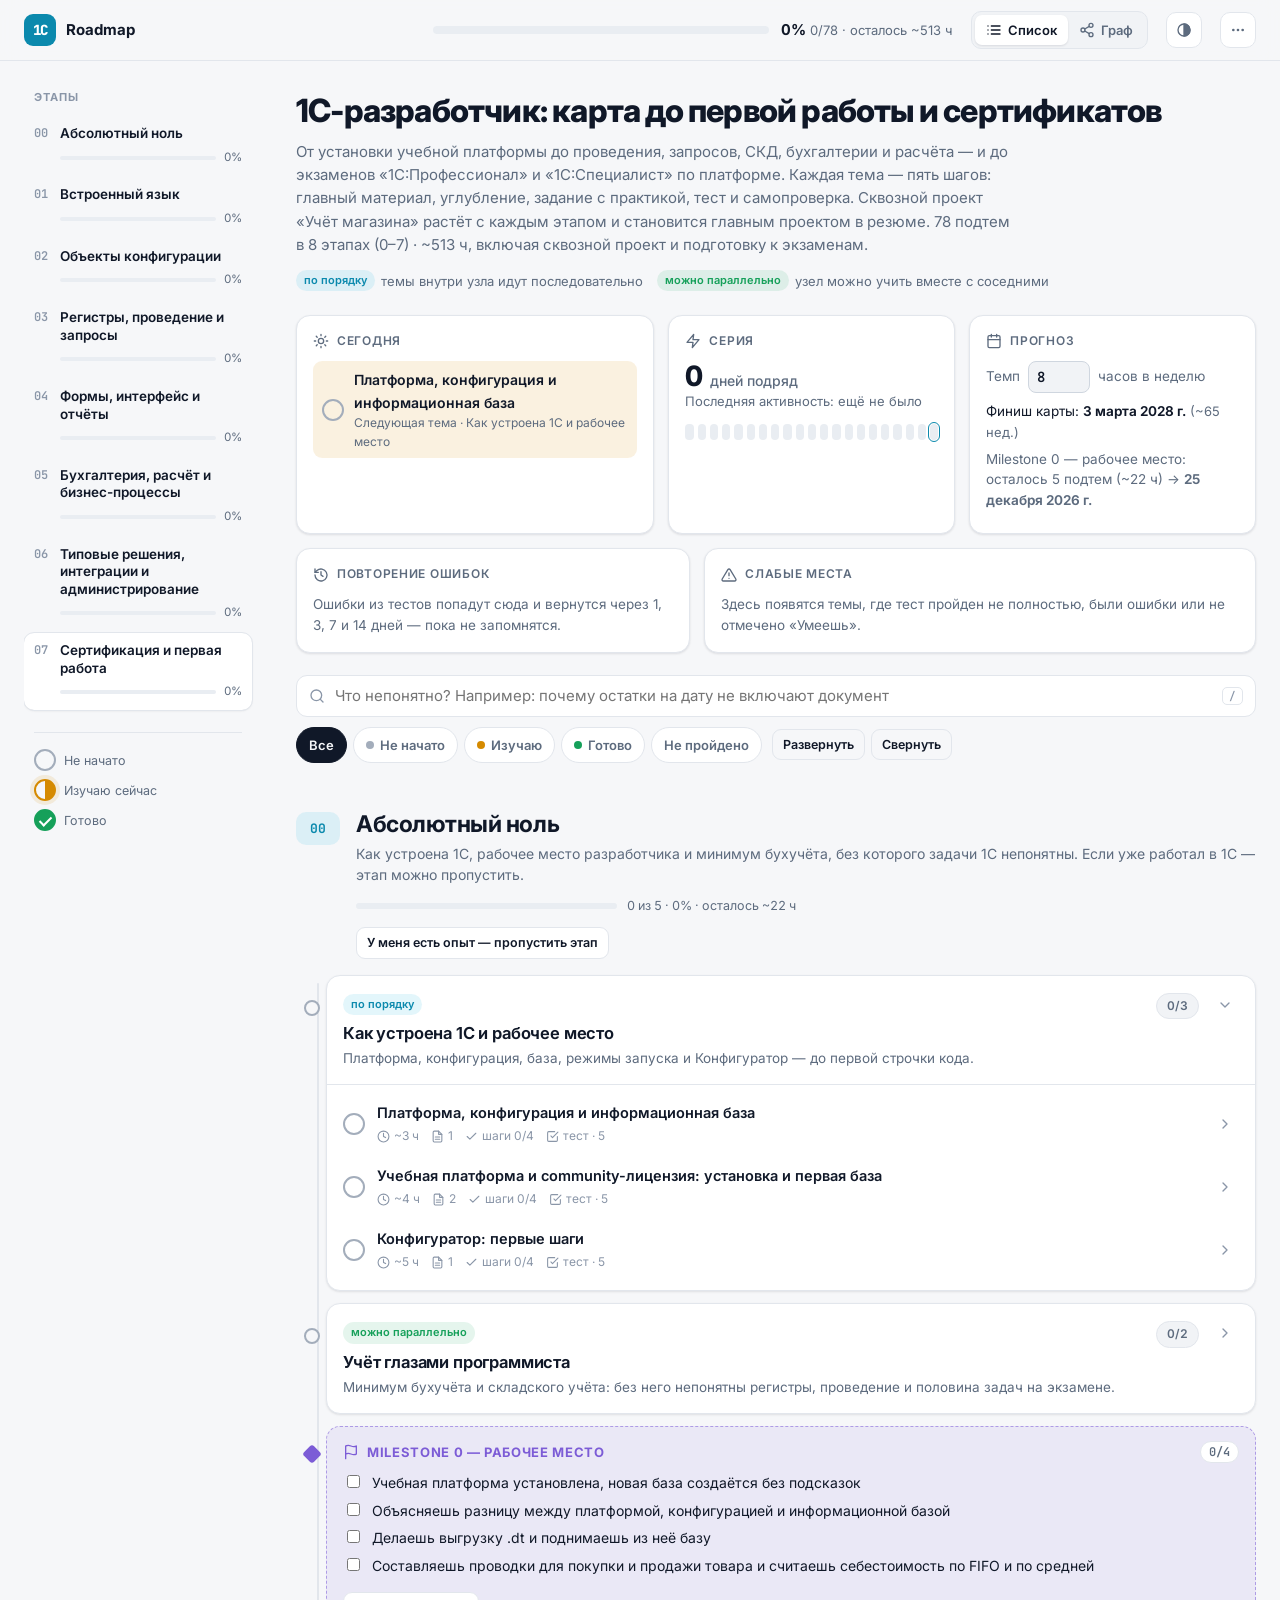
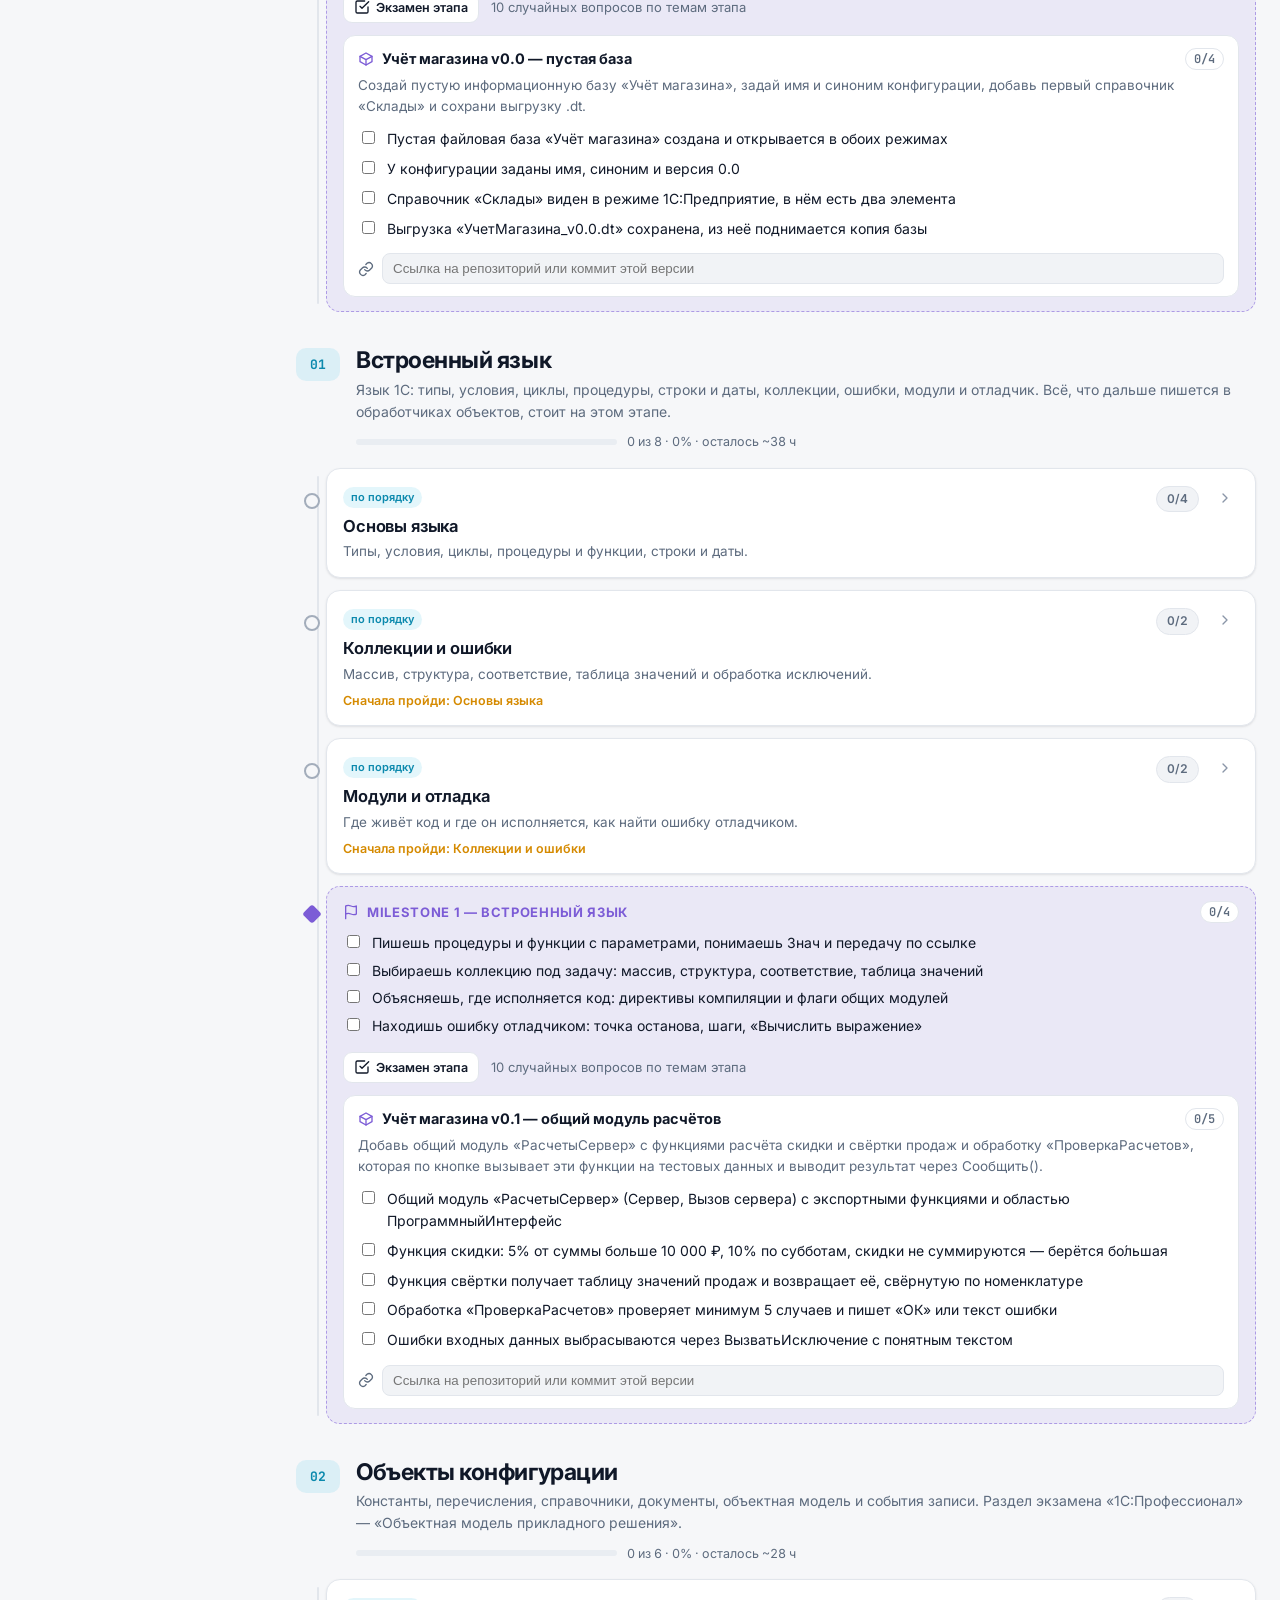
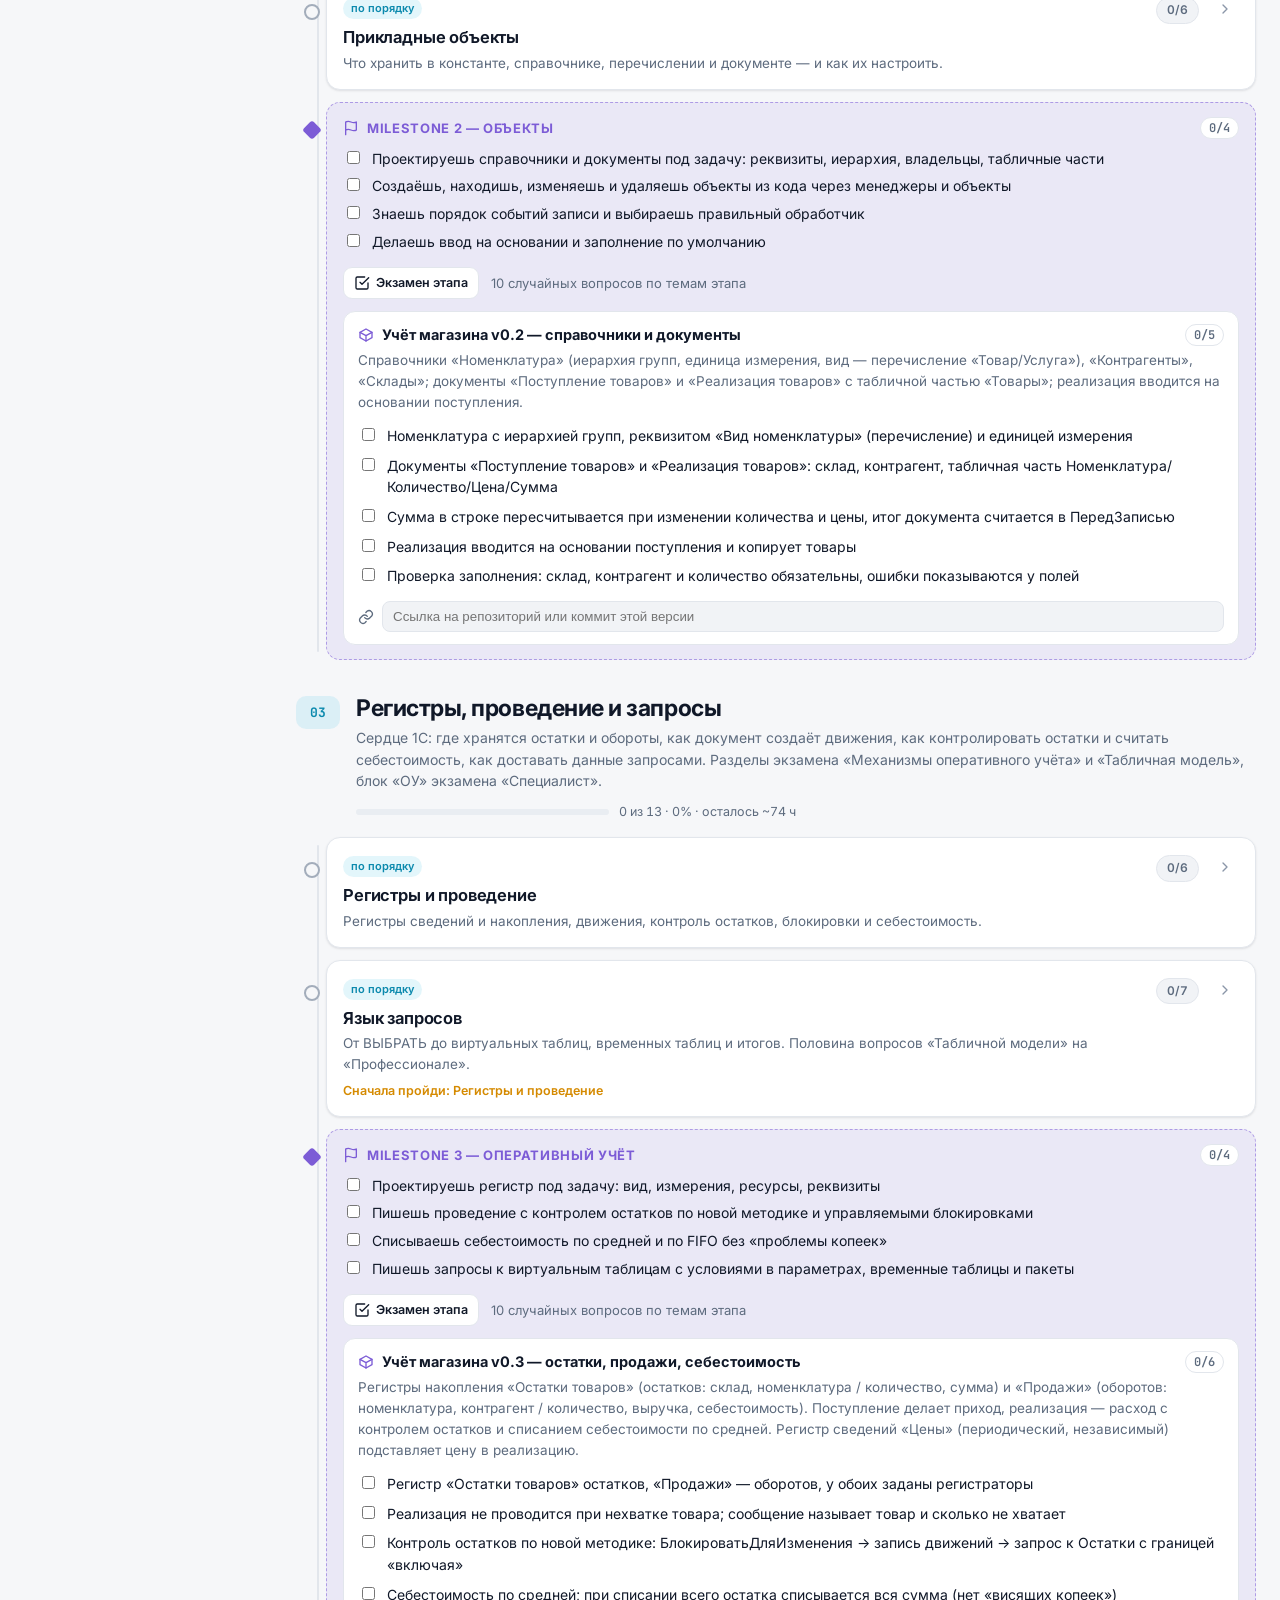
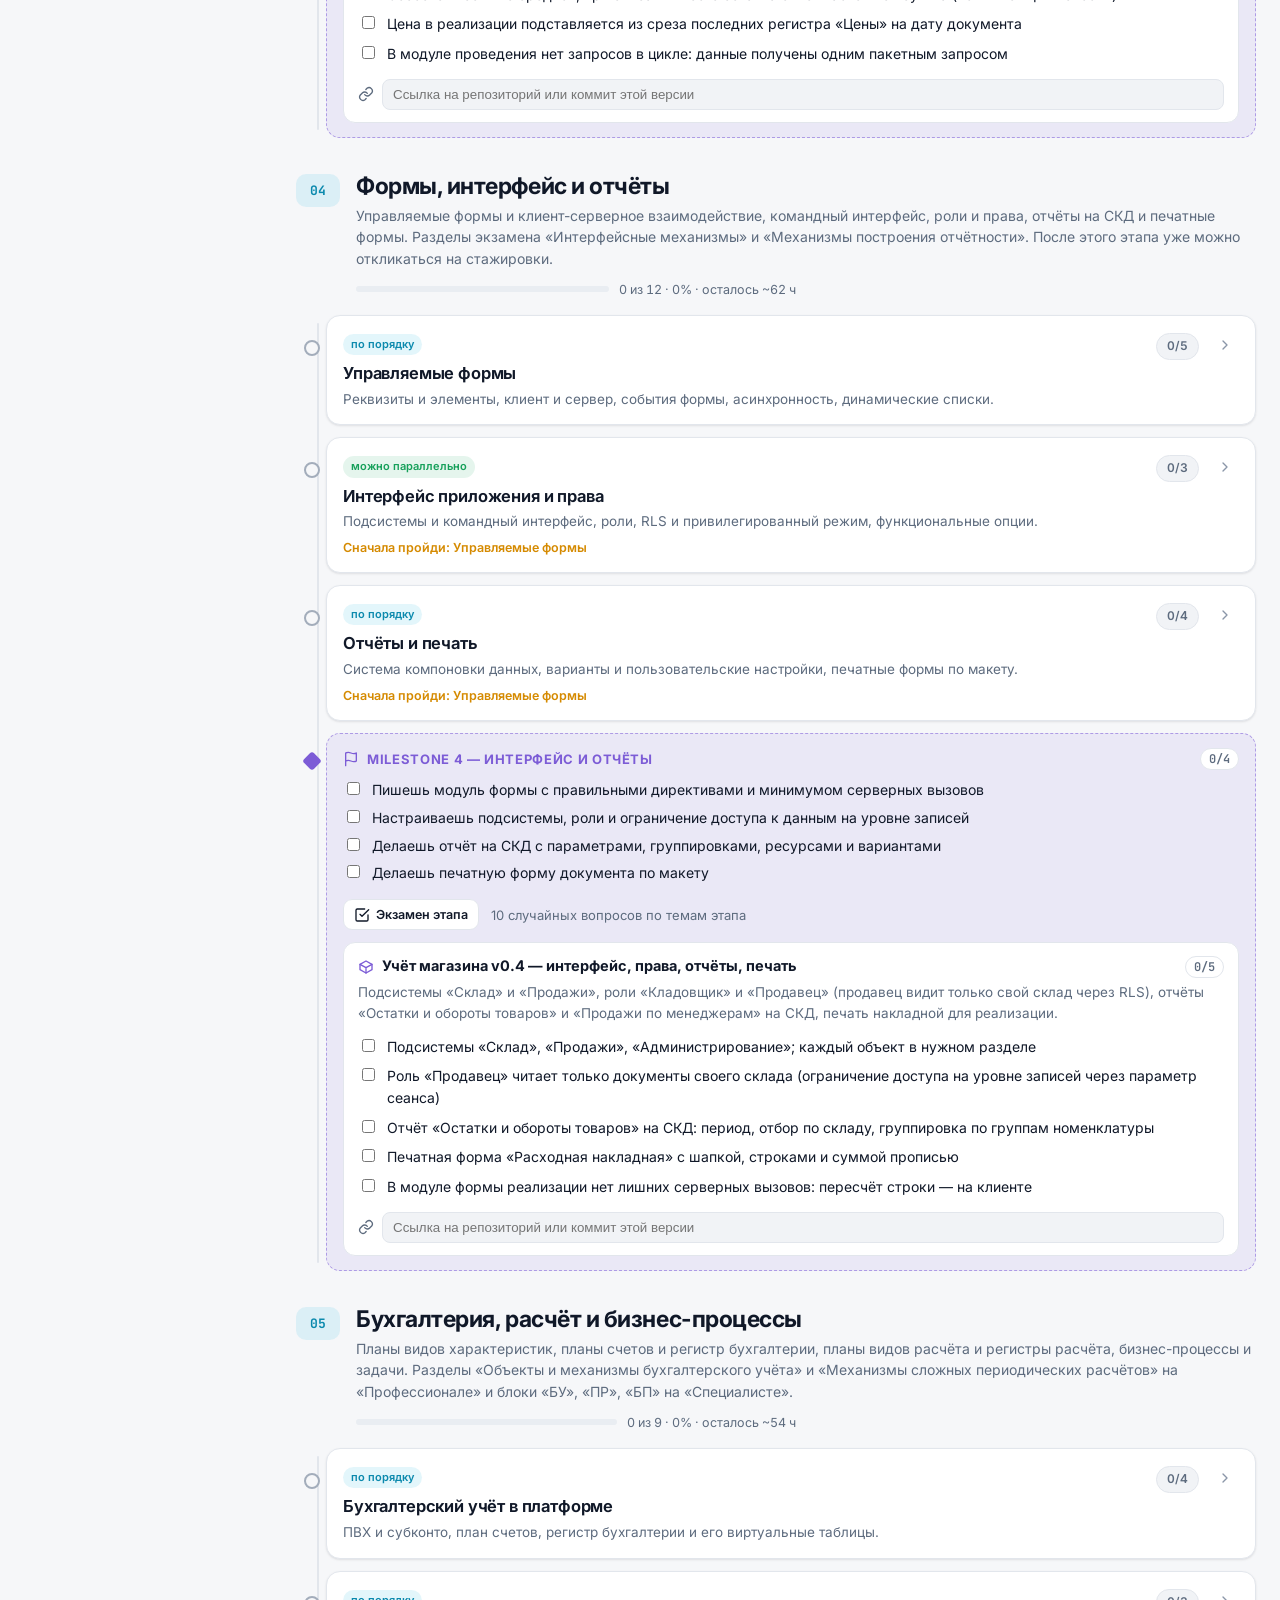
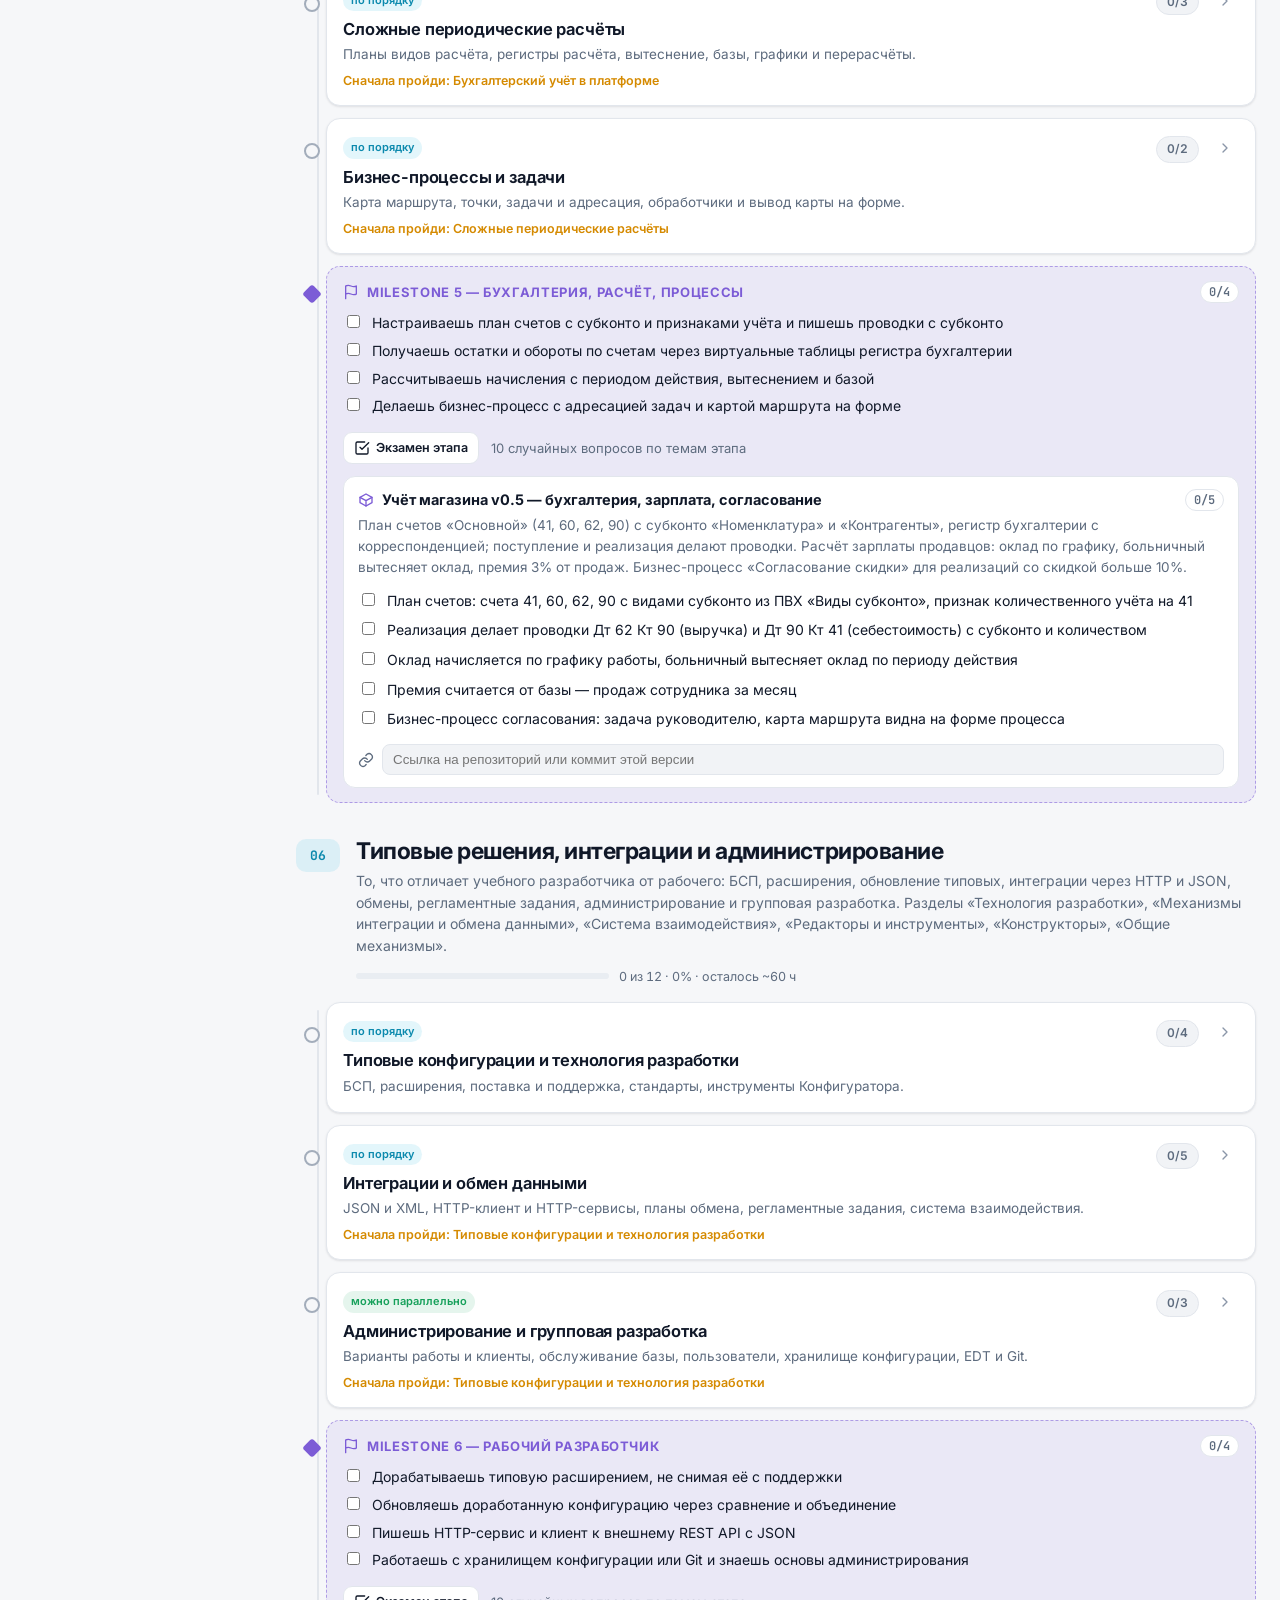
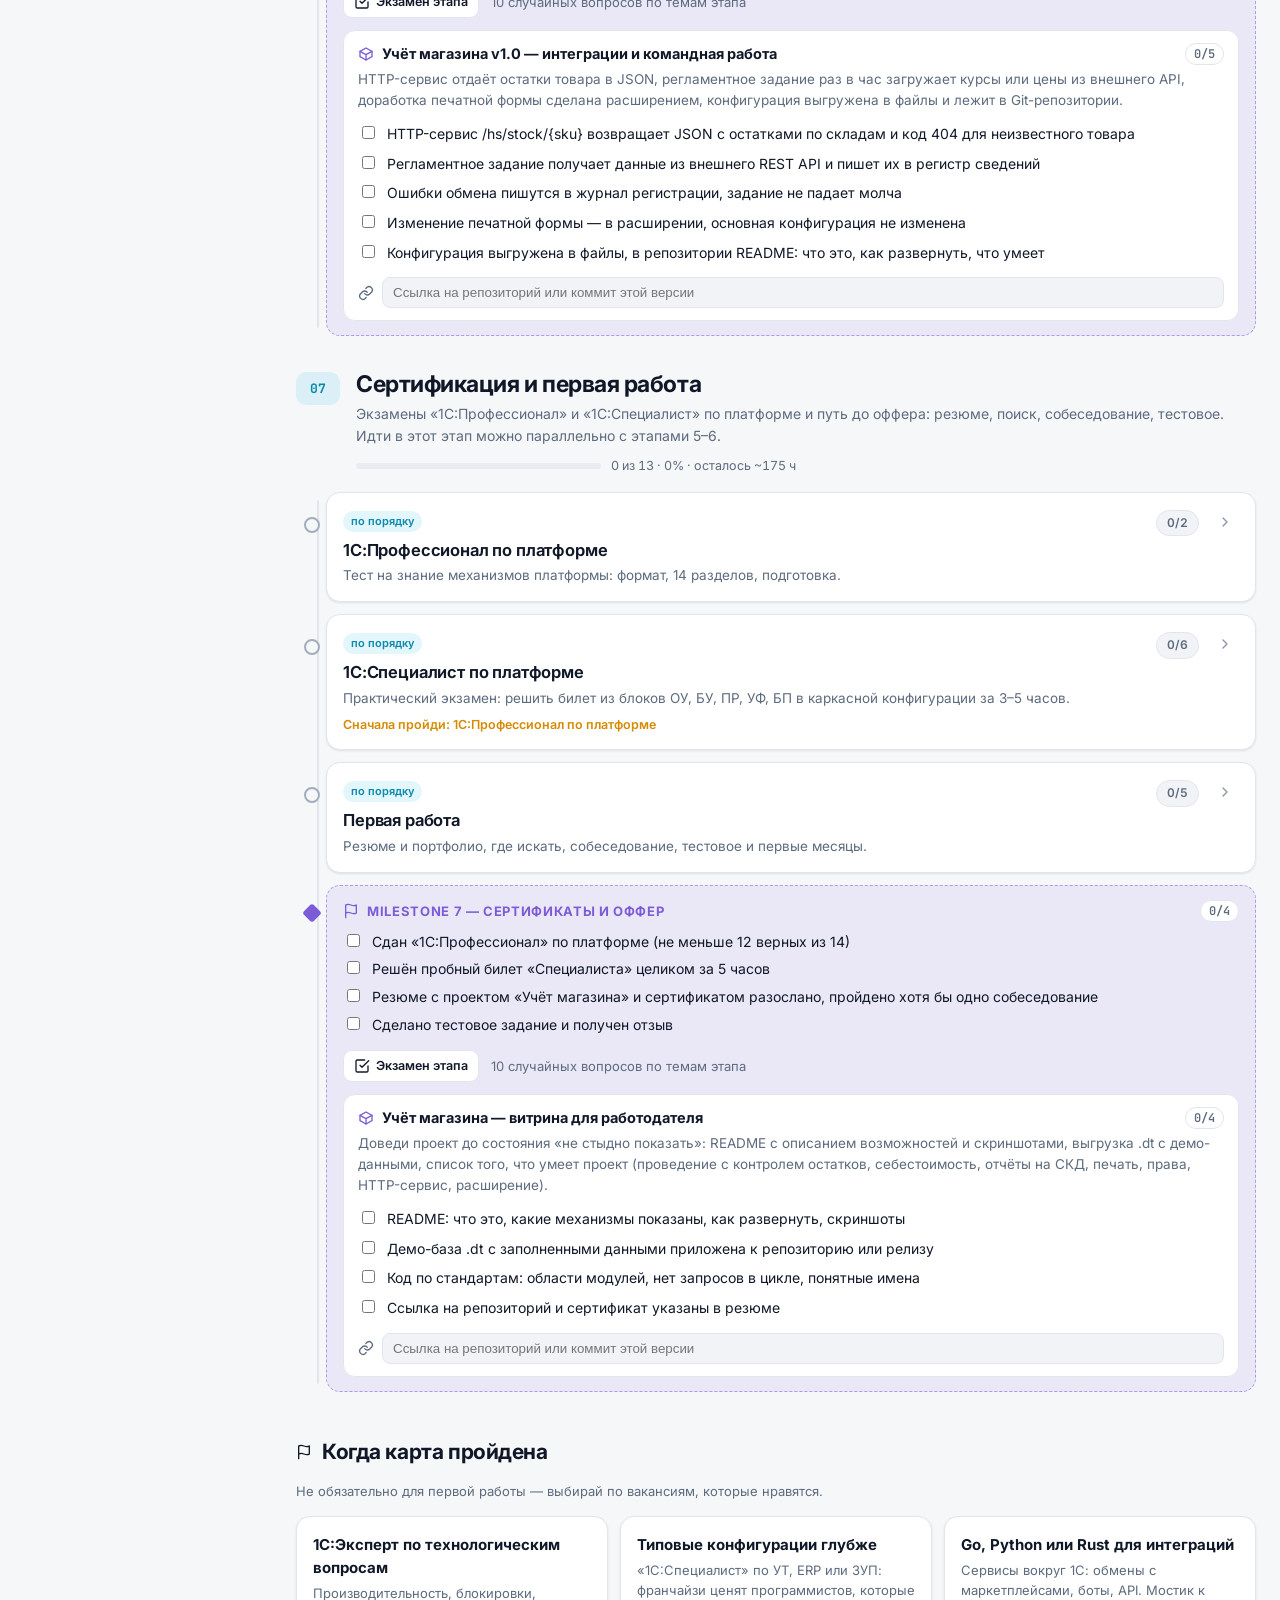
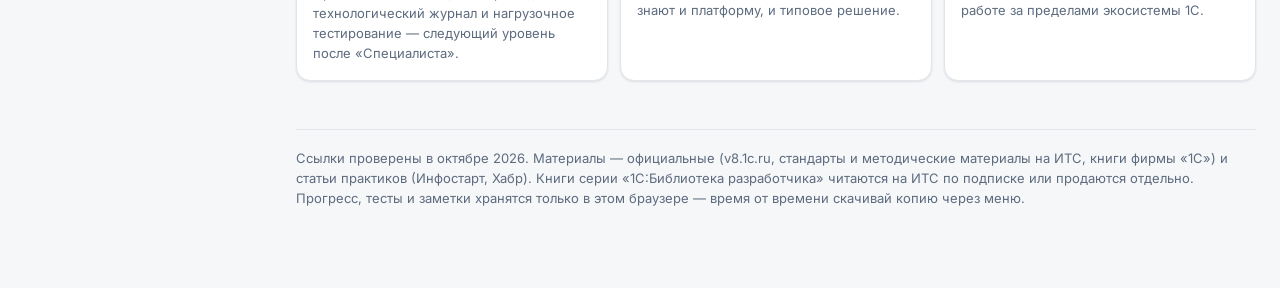
<file: index.html>
<!DOCTYPE html>
<html lang="ru">
<head>
<meta charset="UTF-8">
<meta name="viewport" content="width=device-width,initial-scale=1">
<title>1С Roadmap</title>
<meta name="description" content="Карта 1С-разработчика с нуля до первой работы и сертификатов «1С:Профессионал» и «1С:Специалист» по платформе: этапы, сквозной проект, материалы, практика и тесты к каждой теме.">
<meta name="theme-color" content="#0b89ad">
<link rel="icon" href="data:image/svg+xml,%3Csvg xmlns='http://www.w3.org/2000/svg' viewBox='0 0 64 64'%3E%3Crect width='64' height='64' rx='14' fill='%230b89ad'/%3E%3Ctext x='32' y='43' font-family='Arial,sans-serif' font-size='28' font-weight='700' text-anchor='middle' fill='%23fff'%3E1%D0%A1%3C/text%3E%3C/svg%3E">
<link rel="canonical" href="https://ubicasmerti228.github.io/1C-roadmap/">
<meta property="og:type" content="website">
<meta property="og:title" content="1С Roadmap — карта до первой работы и сертификатов">
<meta property="og:description" content="Карта 1С-разработчика с нуля до первой работы и сертификатов «1С:Профессионал» и «1С:Специалист» по платформе: этапы, сквозной проект, материалы, практика и тесты к каждой теме.">
<meta property="og:url" content="https://ubicasmerti228.github.io/1C-roadmap/">
<meta property="og:image" content="https://ubicasmerti228.github.io/1C-roadmap/og.png">
<meta property="og:locale" content="ru_RU">
<meta name="twitter:card" content="summary_large_image">
<link rel="preconnect" href="https://fonts.googleapis.com">
<link rel="preconnect" href="https://fonts.gstatic.com" crossorigin>
<link href="https://fonts.googleapis.com/css2?family=Inter:wght@400;500;600;700;800&family=JetBrains+Mono:wght@500;600;700&display=swap" rel="stylesheet">
<script>try{var t=localStorage.getItem("1c-roadmap-theme");if(t)document.documentElement.dataset.theme=t.replace(/"/g,"")}catch(e){}</script>
<link rel="stylesheet" href="style.css">
</head>
<body>
<header class="top">
  <div class="top-in">
    <a class="brand" href="#"><span class="logo">1С</span><span class="brand-t">Roadmap</span></a>
    <div class="gprog" title="Общий прогресс">
      <div class="bar"><i id="gBar"></i></div>
      <div class="gprog-t"><b id="gPct">0%</b> <span id="gCnt"></span></div>
    </div>
    <div class="seg" role="tablist" aria-label="Вид">
      <button id="vL" class="on" role="tab"><svg class="i" viewBox="0 0 24 24"><path d="M8 6h13M8 12h13M8 18h13M3 6h.01M3 12h.01M3 18h.01"/></svg><span>Список</span></button>
      <button id="vG" role="tab"><svg class="i" viewBox="0 0 24 24"><circle cx="18" cy="5" r="3"/><circle cx="6" cy="12" r="3"/><circle cx="18" cy="19" r="3"/><path d="m8.6 13.5 6.8 4M15.4 6.5l-6.8 4"/></svg><span>Граф</span></button>
    </div>
    <button class="icon-btn" id="themeBtn" title="Светлая / тёмная тема" aria-label="Сменить тему"><svg class="i" viewBox="0 0 24 24"><circle cx="12" cy="12" r="9"/><path d="M12 3a9 9 0 0 1 0 18z" fill="currentColor"/></svg></button>
    <div class="menu">
      <button class="icon-btn" id="menuBtn" aria-label="Меню"><svg class="i" viewBox="0 0 24 24"><circle cx="12" cy="12" r="1"/><circle cx="19" cy="12" r="1"/><circle cx="5" cy="12" r="1"/></svg></button>
      <div class="menu-pop" id="menuPop" hidden>
        <button id="mExpand"><svg class="i" viewBox="0 0 24 24"><path d="m7 15 5 5 5-5M7 9l5-5 5 5"/></svg>Развернуть все узлы</button>
        <button id="mCollapse"><svg class="i" viewBox="0 0 24 24"><path d="m7 20 5-5 5 5M7 4l5 5 5-5"/></svg>Свернуть все узлы</button>
        <hr>
        <button id="mNews"><svg class="i" viewBox="0 0 24 24"><path d="M12 2v4M12 18v4M4.9 4.9l2.8 2.8M16.3 16.3l2.8 2.8M2 12h4M18 12h4M4.9 19.1l2.8-2.8M16.3 7.7l2.8-2.8"/></svg>Что нового</button>
        <hr>
        <button id="mExport"><svg class="i" viewBox="0 0 24 24"><path d="M21 15v4a2 2 0 0 1-2 2H5a2 2 0 0 1-2-2v-4M7 10l5 5 5-5M12 15V3"/></svg>Скачать прогресс</button>
        <button id="mImport"><svg class="i" viewBox="0 0 24 24"><path d="M21 15v4a2 2 0 0 1-2 2H5a2 2 0 0 1-2-2v-4M17 8l-5-5-5 5M12 3v12"/></svg>Загрузить прогресс</button>
        <div class="menu-note" id="bkInfo"></div>
        <hr>
        <button id="mReset" class="danger"><svg class="i" viewBox="0 0 24 24"><path d="M3 6h18M19 6l-1 14a2 2 0 0 1-2 2H8a2 2 0 0 1-2-2L5 6M10 11v6M14 11v6M9 6V4a1 1 0 0 1 1-1h4a1 1 0 0 1 1 1v2"/></svg>Сбросить прогресс</button>
      </div>
    </div>
  </div>
</header>

<div class="layout">
  <aside class="side">
    <h4>Этапы</h4>
    <nav class="snav" id="snav"></nav>
    <div class="side-legend">
      <div><span class="stt" style="pointer-events:none"></span>Не начато</div>
      <div><span class="stt learning" style="pointer-events:none"></span>Изучаю сейчас</div>
      <div><span class="stt done" style="pointer-events:none"></span>Готово</div>
    </div>
  </aside>

  <main class="main">
    <section class="hero">
      <h1>1С-разработчик: карта до первой работы и сертификатов</h1>
      <p>От установки учебной платформы до проведения, запросов, СКД, бухгалтерии и расчёта — и до экзаменов «1С:Профессионал» и «1С:Специалист» по платформе. Каждая тема — пять шагов: главный материал, углубление, задание с практикой, тест и самопроверка. Сквозной проект «Учёт магазина» растёт с каждым этапом и становится главным проектом в резюме. <span id="heroStats"></span>.</p>
      <div class="legend">
        <span><span class="tag seq" style="margin:0">по порядку</span> темы внутри узла идут последовательно</span>
        <span><span class="tag par" style="margin:0">можно параллельно</span> узел можно учить вместе с соседними</span>
      </div>
    </section>

    <div class="apply" id="applyHint" hidden><span><b>Пора откликаться.</b> Этап «Формы, интерфейс и отчёты» пройден, а «Учёт магазина» уже настоящая конфигурация — не жди финиша карты, откликайся на стажировки у франчайзи параллельно.</span><button class="btn sm" data-goto="job.where">К поиску работы</button></div>

    <div class="apply backup" id="backupHint" hidden><span><b>Сделай копию прогресса.</b> Он хранится только в этом браузере и пропадёт при очистке данных сайта. <span id="bkText"></span></span><span class="apply-act"><button class="btn sm" id="bkExport">Скачать копию</button><button class="btn ghost sm" id="bkLater">Позже</button></span></div>

    <section class="dash">
      <div class="card">
        <div class="card-h"><svg class="i" viewBox="0 0 24 24"><circle cx="12" cy="12" r="4"/><path d="M12 2v2M12 20v2M4.9 4.9l1.4 1.4M17.7 17.7l1.4 1.4M2 12h2M20 12h2M4.9 19.1l1.4-1.4M17.7 6.3l1.4-1.4"/></svg>Сегодня</div>
        <div class="now-list" id="nowList"></div>
      </div>
      <div class="card">
        <div class="card-h"><svg class="i" viewBox="0 0 24 24"><path d="M13 2 3 14h9l-1 8 10-12h-9z"/></svg>Серия</div>
        <div class="big" id="streak">0</div>
        <div class="mut" id="lastAct"></div>
        <div class="heat" id="heat" title="Последние 3 недели"></div>
      </div>
      <div class="card">
        <div class="card-h"><svg class="i" viewBox="0 0 24 24"><rect x="3" y="4" width="18" height="18" rx="2"/><path d="M16 2v4M8 2v4M3 10h18"/></svg>Прогноз</div>
        <label class="pace">Темп <input id="pw" type="number" min="1" max="80" value="8"> часов в неделю</label>
        <div class="fc-row" id="fcAll"></div>
        <div class="fc-row mut" id="fcMile" style="margin-top:6px"></div>
        <div class="fc-row mut" id="fcReal" style="margin-top:6px"></div>
      </div>
    </section>

    <section class="dash dash2">
      <div class="card">
        <div class="card-h"><svg class="i" viewBox="0 0 24 24"><path d="M3 12a9 9 0 1 0 3-6.7L3 8"/><path d="M3 3v5h5M12 7v5l3 2"/></svg>Повторение ошибок</div>
        <div id="revBody"></div>
      </div>
      <div class="card">
        <div class="card-h"><svg class="i" viewBox="0 0 24 24"><path d="M12 9v4M12 17h.01"/><path d="M10.3 3.9 1.8 18a2 2 0 0 0 1.7 3h17a2 2 0 0 0 1.7-3L13.7 3.9a2 2 0 0 0-3.4 0z"/></svg>Слабые места</div>
        <div id="weakBody" class="weak-list"></div>
      </div>
    </section>

    <div class="toolbar">
      <label class="search"><svg class="i" viewBox="0 0 24 24"><circle cx="11" cy="11" r="8"/><path d="m21 21-4.3-4.3"/></svg><input id="q" type="search" placeholder="Что непонятно? Например: почему остатки на дату не включают документ" autocomplete="off" aria-label="Умный поиск по карте, статьям и видео"><kbd>/</kbd></label>
      <div id="sres" class="sres" hidden></div>
      <div class="chips" id="chips">
        <button class="chip on" data-f="all">Все</button>
        <button class="chip" data-f="todo"><span class="dot" style="background:var(--todo)"></span>Не начато</button>
        <button class="chip" data-f="learning"><span class="dot" style="background:var(--learn)"></span>Изучаю</button>
        <button class="chip" data-f="done"><span class="dot" style="background:var(--done)"></span>Готово</button>
        <button class="chip" data-f="open" title="Скрыть пройденное">Не пройдено</button>
      </div>
      <div class="tb-act">
        <button class="btn ghost sm" id="tExpand">Развернуть</button>
        <button class="btn ghost sm" id="tCollapse">Свернуть</button>
      </div>
      <nav class="stage-chips" id="stageChips"></nav>
    </div>

    <div id="app"></div>

    <div id="gwrap">
      <canvas id="gcv"></canvas>
      <div id="gbar">
        <button class="btn sm" id="gfit">Вписать</button>
        <button class="btn sm" id="gcur">К текущей теме</button>
        <button class="btn sm" id="gstop">Пауза</button>
      </div>
      <div id="ghint">Узел: потянуть — переместить, клик — детали · фон: тянуть — сдвиг · колесо или щипок — масштаб</div>
      <aside id="gside"></aside>
    </div>

    <footer class="foot">
      Ссылки проверены в октябре 2026. Материалы — официальные (v8.1c.ru, стандарты и методические материалы на ИТС, книги фирмы «1С») и статьи практиков (Инфостарт, Хабр). Книги серии «1С:Библиотека разработчика» читаются на ИТС по подписке или продаются отдельно.
      Прогресс, тесты и заметки хранятся только в этом браузере — время от времени скачивай копию через меню.
    </footer>
  </main>
</div>
<input type="file" id="fi" accept=".json,application/json" hidden>
<div id="review" class="modal" hidden>
  <div class="modal-box" role="dialog" aria-modal="true" aria-label="Повторение ошибок">
    <div class="modal-h"><b id="rvTitle">Повторение ошибок</b><button class="icon-btn" data-rv="close" aria-label="Закрыть"><svg class="i" viewBox="0 0 24 24"><path d="M18 6 6 18M6 6l12 12"/></svg></button></div>
    <div id="rvBody"></div>
  </div>
</div>
<div id="news" class="modal" hidden>
  <div class="modal-box" role="dialog" aria-modal="true" aria-label="Что нового в карте">
    <div class="modal-h"><b>Что нового в карте</b><button class="icon-btn" data-close aria-label="Закрыть"><svg class="i" viewBox="0 0 24 24"><path d="M18 6 6 18M6 6l12 12"/></svg></button></div>
    <div id="newsBody"></div>
  </div>
</div>
<script src="data.js"></script>
<script src="app.js"></script>
<script src="graph.js"></script>
<script src="search.js"></script>
</body>
</html>
</file>
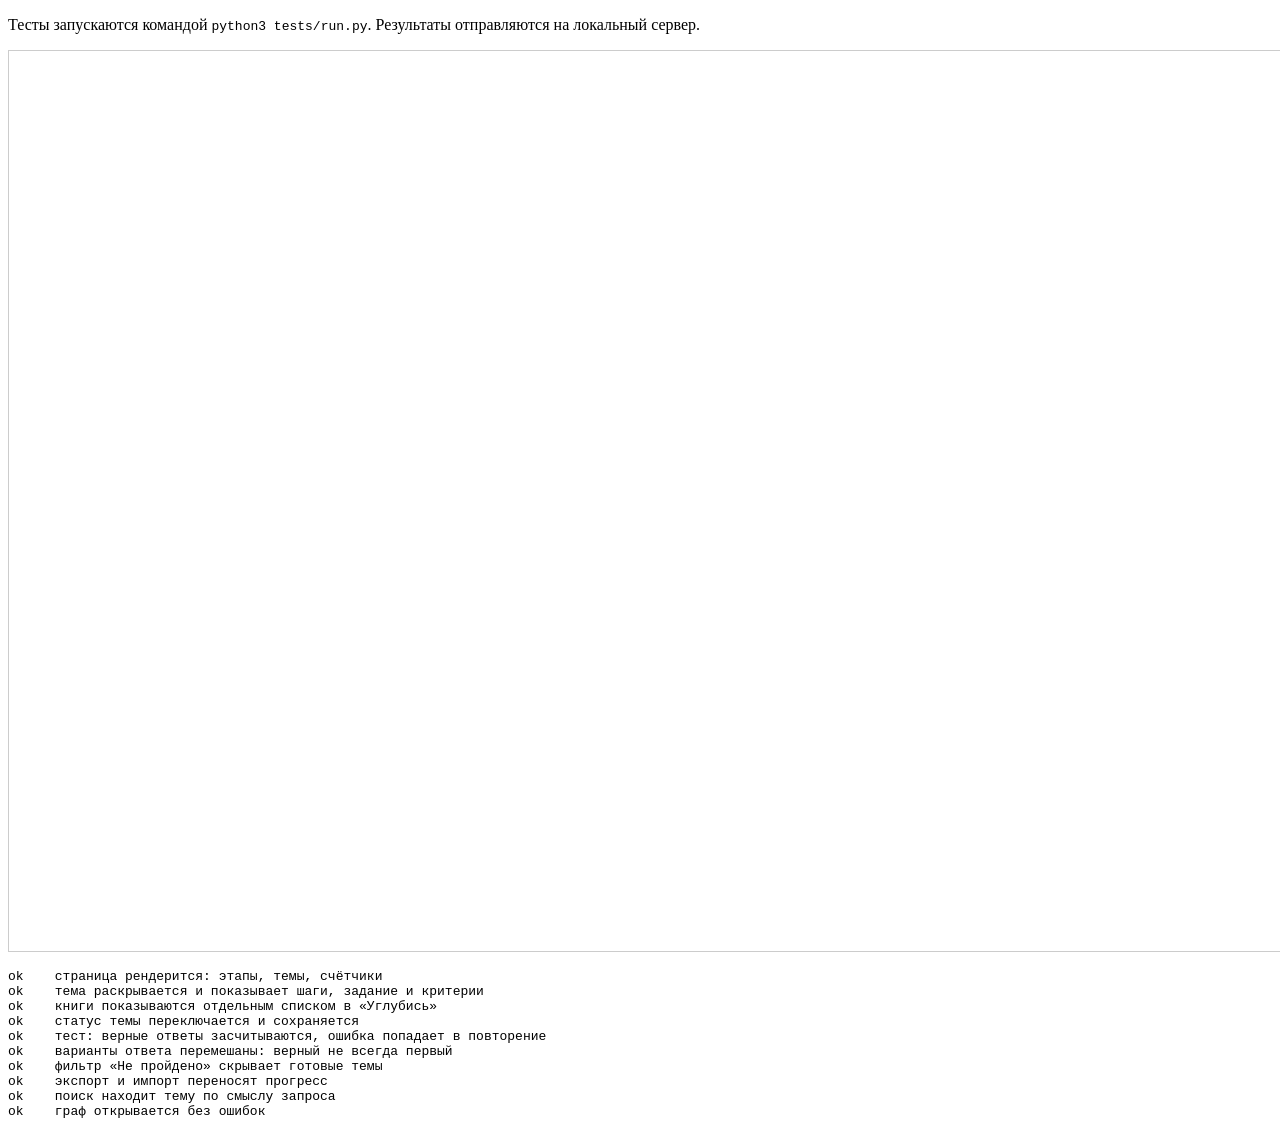
<file: tests/tests.html>
<!DOCTYPE html>
<html lang="ru">
<head>
<meta charset="UTF-8">
<title>Тесты 1С Roadmap</title>
</head>
<body>
<p>Тесты запускаются командой <code>python3 tests/run.py</code>. Результаты отправляются на локальный сервер.</p>
<iframe id="app" style="width:1300px;height:900px;border:1px solid #ccc"></iframe>
<pre id="out"></pre>
<script src="tests.js"></script>
</body>
</html>
</file>
<file: style.css>
:root{
  --bg:#f6f7f9;--surface:#fff;--surface-2:#f1f3f6;--surface-3:#e9edf2;--border:#e2e6ec;--border-strong:#cfd6df;
  --text:#101828;--muted:#5d6b7e;--faint:#8a96a8;
  --accent:#0b89ad;--accent-strong:#07708e;--accent-soft:rgba(0,173,216,.11);
  --done:#16a05a;--done-soft:rgba(22,160,90,.11);--learn:#d58a00;--learn-soft:rgba(213,138,0,.12);
  --todo:#a3adbb;--danger:#d63a3a;--danger-soft:rgba(214,58,58,.1);--violet:#7c5cd6;--violet-soft:rgba(124,92,214,.09);
  --task-bg:#fff8e8;--header-bg:rgba(246,247,249,.86);--graph-bg:#fbfcfd;
  --shadow:0 1px 2px rgba(16,24,40,.05),0 1px 3px rgba(16,24,40,.06);--shadow-lg:0 12px 32px rgba(16,24,40,.12);
  --r:14px;--mono:"JetBrains Mono",ui-monospace,SFMono-Regular,Menlo,monospace;
  color-scheme:light;
}
@media (prefers-color-scheme:dark){:root:not([data-theme="light"]){
  --bg:#0b0e13;--surface:#12161d;--surface-2:#171c25;--surface-3:#1e2530;--border:#232a35;--border-strong:#313a47;
  --text:#e6ebf1;--muted:#8d99aa;--faint:#657184;
  --accent:#3cc6e8;--accent-strong:#6fd6f0;--accent-soft:rgba(60,198,232,.12);
  --done:#3fb950;--done-soft:rgba(63,185,80,.13);--learn:#e6a317;--learn-soft:rgba(230,163,23,.13);
  --todo:#566173;--danger:#f0605d;--danger-soft:rgba(240,96,93,.12);--violet:#a48bf0;--violet-soft:rgba(164,139,240,.1);
  --task-bg:rgba(230,163,23,.07);--header-bg:rgba(11,14,19,.84);--graph-bg:#0d1117;
  --shadow:0 1px 2px rgba(0,0,0,.3);--shadow-lg:0 16px 40px rgba(0,0,0,.5);color-scheme:dark;
}}
:root[data-theme="dark"]{
  --bg:#0b0e13;--surface:#12161d;--surface-2:#171c25;--surface-3:#1e2530;--border:#232a35;--border-strong:#313a47;
  --text:#e6ebf1;--muted:#8d99aa;--faint:#657184;
  --accent:#3cc6e8;--accent-strong:#6fd6f0;--accent-soft:rgba(60,198,232,.12);
  --done:#3fb950;--done-soft:rgba(63,185,80,.13);--learn:#e6a317;--learn-soft:rgba(230,163,23,.13);
  --todo:#566173;--danger:#f0605d;--danger-soft:rgba(240,96,93,.12);--violet:#a48bf0;--violet-soft:rgba(164,139,240,.1);
  --task-bg:rgba(230,163,23,.07);--header-bg:rgba(11,14,19,.84);--graph-bg:#0d1117;
  --shadow:0 1px 2px rgba(0,0,0,.3);--shadow-lg:0 16px 40px rgba(0,0,0,.5);color-scheme:dark;
}

*{box-sizing:border-box}
html{scroll-padding-top:128px}
body{margin:0;background:var(--bg);color:var(--text);font:15px/1.55 Inter,system-ui,-apple-system,"Segoe UI",Roboto,Arial,sans-serif;-webkit-font-smoothing:antialiased}
a{color:var(--accent);text-decoration:none}
a:hover{color:var(--accent-strong)}
button{font:inherit;color:inherit}
code{font-family:var(--mono);font-variant-ligatures:none;font-size:.88em;background:var(--surface-3);border-radius:5px;padding:1px 5px;word-break:break-word}
svg.i{width:16px;height:16px;flex-shrink:0;stroke:currentColor;fill:none;stroke-width:2;stroke-linecap:round;stroke-linejoin:round;vertical-align:-3px}
[hidden]{display:none!important}

/* header */
.top{position:sticky;top:0;z-index:20;background:var(--header-bg);backdrop-filter:saturate(1.4) blur(10px);-webkit-backdrop-filter:saturate(1.4) blur(10px);border-bottom:1px solid var(--border)}
.top-in{max-width:1280px;margin:0 auto;height:60px;padding:0 24px;display:flex;align-items:center;gap:18px}
.brand{display:flex;align-items:center;gap:10px;color:var(--text);font-weight:700;white-space:nowrap}
.brand:hover{color:var(--text)}
.logo{display:grid;place-items:center;width:32px;height:32px;border-radius:9px;background:var(--accent);color:#fff;font:800 14px/1 var(--mono);letter-spacing:-.04em}
.gprog{flex:1;display:flex;align-items:center;gap:12px;min-width:0;max-width:520px;margin-left:auto}
.bar{height:8px;background:var(--surface-3);border-radius:99px;overflow:hidden;flex:1;min-width:60px}
.bar>i{display:block;height:100%;width:0;background:linear-gradient(90deg,var(--accent),var(--done));border-radius:99px;transition:width .4s ease}
.gprog-t{font-size:13px;color:var(--muted);white-space:nowrap}
.gprog-t b{color:var(--text);font-size:15px;font-variant-numeric:tabular-nums}
.seg{display:inline-flex;background:var(--surface-2);border:1px solid var(--border);border-radius:10px;padding:3px}
.seg button{border:0;background:transparent;padding:5px 11px;border-radius:7px;cursor:pointer;font-size:13px;font-weight:600;color:var(--muted);display:flex;align-items:center;gap:6px}
.seg button.on{background:var(--surface);color:var(--text);box-shadow:var(--shadow)}
.icon-btn{width:36px;height:36px;display:grid;place-items:center;border-radius:10px;border:1px solid var(--border);background:var(--surface);cursor:pointer;color:var(--muted)}
.icon-btn:hover{color:var(--text);border-color:var(--border-strong)}
.menu{position:relative}
.menu-pop{position:absolute;right:0;top:44px;min-width:230px;background:var(--surface);border:1px solid var(--border);border-radius:12px;box-shadow:var(--shadow-lg);padding:6px;z-index:30}
.menu-pop button{display:flex;width:100%;align-items:center;gap:10px;border:0;background:none;padding:9px 10px;border-radius:8px;cursor:pointer;font-size:14px;text-align:left}
.menu-pop button:hover{background:var(--surface-2)}
.menu-pop hr{border:0;border-top:1px solid var(--border);margin:5px 4px}
.menu-pop .danger{color:var(--danger)}

/* layout */
.layout{max-width:1280px;margin:0 auto;padding:0 24px;display:grid;grid-template-columns:232px minmax(0,1fr);gap:40px}
.side{scrollbar-width:thin;scrollbar-color:var(--border-strong) transparent;position:sticky;top:60px;align-self:start;height:calc(100vh - 60px);overflow:auto;padding:28px 4px 24px 0}
.side h4{margin:0 0 10px 10px;font-size:11px;letter-spacing:.08em;text-transform:uppercase;color:var(--faint)}
.snav a{display:block;padding:9px 10px;border-radius:10px;color:var(--text);margin-bottom:2px}
.snav a:hover{background:var(--surface-2);color:var(--text)}
.snav a.cur{background:var(--surface);box-shadow:var(--shadow);outline:1px solid var(--border)}
.snav .sn-t{display:flex;gap:8px;font-size:13.5px;font-weight:600;line-height:1.3}
.snav .sn-n{font:600 12px/1.45 var(--mono);color:var(--faint);min-width:18px}
.snav .sn-p{display:flex;align-items:center;gap:8px;margin:6px 0 0 26px;font-size:11.5px;color:var(--muted);font-variant-numeric:tabular-nums}
.snav .bar{height:4px}
.side-legend{margin:22px 10px 0;padding-top:16px;border-top:1px solid var(--border);font-size:12.5px;color:var(--muted);display:grid;gap:8px}
.side-legend div{display:flex;align-items:center;gap:8px}
.main{min-width:0;padding:32px 0 80px}

/* hero + dashboard */
.hero h1{margin:0;font-size:32px;line-height:1.15;letter-spacing:-.025em;font-weight:800}
.hero p{margin:10px 0 0;color:var(--muted);max-width:720px}
.legend{display:flex;flex-wrap:wrap;gap:14px;margin-top:14px;font-size:13px;color:var(--muted)}
.legend span{display:inline-flex;align-items:center;gap:6px}
.dash{display:grid;grid-template-columns:1.25fr 1fr 1fr;gap:14px;margin:24px 0 8px}
.card{background:var(--surface);border:1px solid var(--border);border-radius:var(--r);padding:16px;box-shadow:var(--shadow);min-width:0}
.card-h{display:flex;align-items:center;gap:8px;font-size:12px;font-weight:600;text-transform:uppercase;letter-spacing:.06em;color:var(--muted);margin-bottom:10px}
.now-list{display:grid;gap:6px}
.now-item{display:flex;align-items:center;gap:10px;padding:7px 9px;border-radius:9px;background:var(--learn-soft);color:var(--text);cursor:pointer;border:0;text-align:left;width:100%}
.now-item:hover{outline:1px solid var(--learn)}
.now-item small{display:block;color:var(--muted);font-size:12px}
.now-item b{font-weight:600;font-size:14px}
.empty{font-size:13.5px;color:var(--muted)}
.big{font-size:28px;font-weight:800;letter-spacing:-.02em;font-variant-numeric:tabular-nums;line-height:1.1}
.big small{font-size:14px;font-weight:500;color:var(--muted);letter-spacing:0}
.heat{display:flex;gap:4px;margin-top:12px}
.heat i{flex:1;height:16px;border-radius:4px;background:var(--surface-3)}
.heat i.on{background:var(--done)}
.heat i.today{outline:1.5px solid var(--accent);outline-offset:1px}
.mut{color:var(--muted);font-size:13px}
.pace{display:flex;align-items:center;gap:8px;font-size:13.5px;color:var(--muted);margin-bottom:8px}
.pace input{width:62px;padding:6px 8px;border-radius:8px;border:1px solid var(--border-strong);background:var(--surface-2);color:var(--text);font:600 14px var(--mono)}
.fc-row{font-size:13.5px;margin-top:4px}
.fc-row b{font-weight:650}

/* toolbar */
.toolbar{position:sticky;top:60px;z-index:10;background:var(--bg);padding:14px 0 12px;display:flex;flex-wrap:wrap;gap:10px;align-items:center;border-bottom:1px solid transparent}
.toolbar.stuck{border-bottom-color:var(--border)}
.search{flex:1 1 260px;display:flex;align-items:center;gap:8px;background:var(--surface);border:1px solid var(--border);border-radius:11px;padding:0 12px;min-width:0;color:var(--faint)}
.search:focus-within{border-color:var(--accent);box-shadow:0 0 0 3px var(--accent-soft)}
.search input{flex:1;border:0;background:none;outline:0;height:40px;color:var(--text);font:inherit;min-width:0}
.search kbd{font:500 11px var(--mono);border:1px solid var(--border);border-radius:5px;padding:1px 6px;color:var(--faint)}
.chips{display:flex;gap:6px;flex-wrap:wrap}
.chip{border:1px solid var(--border);background:var(--surface);border-radius:99px;padding:7px 12px;font-size:13px;font-weight:600;cursor:pointer;color:var(--muted);display:inline-flex;align-items:center;gap:6px}
.chip:hover{color:var(--text)}
.chip.on{background:var(--text);color:var(--bg);border-color:var(--text)}
.chip .dot{width:8px;height:8px;border-radius:50%}
.tb-act{display:flex;gap:6px}
.btn{border:1px solid var(--border);background:var(--surface);border-radius:9px;padding:7px 12px;font-size:13px;font-weight:600;cursor:pointer;display:inline-flex;align-items:center;gap:6px;color:var(--text)}
.btn:hover{border-color:var(--border-strong)}
.btn.primary{background:var(--accent);border-color:var(--accent);color:#fff}
.btn.primary:hover{background:var(--accent-strong)}
.btn.ghost{background:transparent}
.btn.sm{padding:5px 10px;font-size:12.5px}
.stage-chips{display:none;gap:6px;overflow-x:auto;width:100%;scrollbar-width:none;padding-bottom:2px}
.stage-chips::-webkit-scrollbar{display:none}
.stage-chips a{flex-shrink:0;font-size:12.5px;font-weight:600;padding:6px 11px;border-radius:99px;background:var(--surface);border:1px solid var(--border);color:var(--text);white-space:nowrap}
.stage-chips a small{color:var(--faint);font-weight:500;margin-left:4px}

/* stages */
.stage{margin-top:34px}
.stage-h{display:flex;gap:16px;align-items:flex-start;margin-bottom:16px}
.stage-num{font:700 13px/1 var(--mono);color:var(--accent);background:var(--accent-soft);border-radius:10px;padding:10px 0;width:44px;text-align:center;flex-shrink:0;margin-top:2px}
.stage-h h2{margin:0;font-size:23px;letter-spacing:-.02em;line-height:1.25}
.stage-h p{margin:4px 0 0;color:var(--muted);font-size:14px}
.stage-prog{display:flex;align-items:center;gap:10px;margin-top:10px;font-size:12.5px;color:var(--muted);font-variant-numeric:tabular-nums;max-width:440px}
.stage-prog .bar{height:6px}
.nodes{position:relative;padding-left:30px}
.nodes:before{content:"";position:absolute;left:21px;top:8px;bottom:8px;width:2px;background:var(--border);border-radius:2px}
.node{position:relative;background:var(--surface);border:1px solid var(--border);border-radius:var(--r);box-shadow:var(--shadow);margin-bottom:12px}
.node:before{content:"";position:absolute;left:-15px;top:24px;width:12px;height:12px;border-radius:50%;background:var(--bg);border:2.5px solid var(--todo);transform:translateX(-50%)}
.node.n-learning:before{border-color:var(--learn);background:var(--learn)}
.node.n-done:before{border-color:var(--done);background:var(--done)}
.node-h{display:flex;gap:12px;align-items:flex-start;padding:15px 16px;cursor:pointer;border-radius:var(--r)}
.node-h:hover{background:var(--surface-2)}
.node-main{flex:1;min-width:0}
.node-t{font-size:16.5px;font-weight:650;letter-spacing:-.01em}
.node-d{font-size:13.5px;color:var(--muted);margin-top:2px}
.tag{white-space:nowrap;display:inline-flex;align-items:center;gap:5px;font-size:11px;font-weight:600;padding:2px 8px;border-radius:99px;margin-bottom:6px}
.tag.seq{background:var(--accent-soft);color:var(--accent)}
.tag.par{background:var(--done-soft);color:var(--done)}
.pill{font-size:12px;font-weight:600;color:var(--muted);background:var(--surface-2);border:1px solid var(--border);border-radius:99px;padding:3px 10px;white-space:nowrap;font-variant-numeric:tabular-nums;margin-top:2px}
.pill.full{color:var(--done);border-color:var(--done);background:var(--done-soft)}
.chev{width:28px;height:28px;display:grid;place-items:center;border:0;background:none;border-radius:8px;color:var(--faint);cursor:pointer;flex-shrink:0;transition:transform .2s ease}
.node.op>.node-h .chev{transform:rotate(90deg)}
.node-b{display:none;border-top:1px solid var(--border);padding:6px 8px 8px}
.node.op>.node-b{display:block}

/* subtopics */
.sub{border-radius:11px;margin:2px 0}
.sub-h{display:flex;align-items:center;gap:12px;padding:9px 8px;border-radius:11px}
.sub-h:hover{background:var(--surface-2)}
.sub.op{background:var(--surface-2)}
.sub-main{flex:1;min-width:0;cursor:pointer}
.sub-t{font-weight:600;font-size:14.5px}
.sub.st-done .sub-t{color:var(--muted)}
.sub-m{display:flex;flex-wrap:wrap;gap:4px 12px;font-size:12px;color:var(--faint);margin-top:2px}
.sub-m span{display:inline-flex;align-items:center;gap:4px}
.sub-m svg.i{width:13px;height:13px;vertical-align:-2px}
.qb.ok{color:var(--done);font-weight:600}
.qb.part{color:var(--learn);font-weight:600}
.sub.op .chev{transform:rotate(90deg)}
.stt{width:22px;height:22px;border-radius:50%;border:2px solid var(--todo);background:transparent;cursor:pointer;flex-shrink:0;padding:0;position:relative;transition:all .15s ease}
.stt:hover{border-color:var(--accent);box-shadow:0 0 0 4px var(--accent-soft)}
.st-learning>.sub-h .stt,.stt.learning{border-color:var(--learn);background:conic-gradient(var(--learn) 0 50%,transparent 50% 100%);box-shadow:0 0 0 4px var(--learn-soft)}
.st-done>.sub-h .stt,.stt.done{border-color:var(--done);background:var(--done)}
.st-done>.sub-h .stt:after,.stt.done:after{content:"";position:absolute;left:6px;top:2.5px;width:5px;height:10px;border:solid #fff;border-width:0 2px 2px 0;transform:rotate(45deg)}
.sub-b{padding:2px 12px 16px 42px}
.why{margin:2px 0 10px;color:var(--muted);font-size:14px}
.task{background:var(--task-bg);border:1px solid color-mix(in srgb,var(--learn) 30%,transparent);border-left:3px solid var(--learn);border-radius:9px;padding:9px 12px;font-size:14px;margin-bottom:14px}
.task b{display:block;font-size:11px;letter-spacing:.07em;text-transform:uppercase;color:var(--learn);margin-bottom:2px}
.task:has(+ .ac){margin-bottom:8px}
.ac{border:1px solid var(--border);border-radius:9px;padding:9px 12px;font-size:14px;margin-bottom:14px}
.ac b{display:block;font-size:11px;letter-spacing:.07em;text-transform:uppercase;color:var(--muted);margin-bottom:4px}
.ac ul{margin:0;padding-left:18px}
.ac li{margin:2px 0}
.st-seg{display:inline-flex;gap:4px;margin-bottom:14px;flex-wrap:wrap}
.st-seg button{border:1px solid var(--border);background:var(--surface);border-radius:8px;padding:5px 10px;font-size:12.5px;font-weight:600;cursor:pointer;color:var(--muted);display:inline-flex;align-items:center;gap:6px}
.st-seg .stt:after{left:3px;top:.5px;width:3px;height:6.5px;border-width:0 1.5px 1.5px 0}
.st-seg .stt{box-shadow:none!important}
.st-seg button.on[data-v="todo"]{color:var(--text);border-color:var(--border-strong)}
.st-seg button.on[data-v="learning"]{color:var(--learn);border-color:var(--learn);background:var(--learn-soft)}
.st-seg button.on[data-v="done"]{color:var(--done);border-color:var(--done);background:var(--done-soft)}
.res{display:grid;grid-template-columns:repeat(auto-fit,minmax(250px,1fr));gap:12px 22px;margin-bottom:14px}
.res-g h5{display:flex;align-items:center;gap:7px;margin:0 0 6px;font-size:11.5px;letter-spacing:.07em;text-transform:uppercase;color:var(--muted)}
.res-g ul{list-style:none;margin:0;padding:0;display:grid;gap:4px}
.lnk{display:flex;align-items:baseline;gap:8px;padding:5px 8px;border-radius:8px;color:var(--text);font-size:14px;line-height:1.4}
.lnk:hover{background:var(--surface);color:var(--text)}
.lnk:hover .lt{color:var(--accent)}
.src{font-size:10.5px;font-weight:700;color:var(--muted);background:var(--surface-3);border-radius:5px;padding:1px 6px;white-space:nowrap;flex-shrink:0}
.en{font:700 10px var(--mono);color:var(--violet);border:1px solid color-mix(in srgb,var(--violet) 45%,transparent);border-radius:4px;padding:0 4px;margin-left:4px;vertical-align:1px}
.vids{grid-column:1/-1}
.vgrid{display:grid;grid-template-columns:repeat(auto-fill,minmax(250px,1fr));gap:10px}
.vid{display:grid;grid-template-columns:120px 1fr;gap:10px;align-items:start;padding:6px;border-radius:10px;border:1px solid var(--border);background:var(--surface);cursor:pointer;text-align:left;width:100%}
.vid:hover{border-color:var(--border-strong);box-shadow:var(--shadow)}
.thumb{position:relative;aspect-ratio:16/9;border-radius:7px;overflow:hidden;background:var(--surface-3)}
.thumb img{width:100%;height:100%;object-fit:cover;display:block}
.thumb .dur{position:absolute;right:4px;bottom:4px;background:rgba(0,0,0,.78);color:#fff;font:600 10.5px var(--mono);padding:1px 5px;border-radius:4px}
.thumb .play{position:absolute;inset:0;display:grid;place-items:center;opacity:0;transition:opacity .15s;background:rgba(0,0,0,.25);color:#fff}
.vid:hover .play{opacity:1}
.vt{font-size:13px;font-weight:600;line-height:1.35;display:-webkit-box;-webkit-line-clamp:3;-webkit-box-orient:vertical;overflow:hidden}
.vc{font-size:12px;color:var(--muted);margin-top:3px}
.mir{display:inline-flex;align-items:center;gap:4px;margin:5px 0 0 6px;font-size:12px;color:var(--accent);text-decoration:none}
.mir:hover{text-decoration:underline}
.mir svg{width:12px;height:12px}
.player-f .mir{margin:0 auto 0 12px}
.player{grid-column:1/-1;margin-top:4px}
.player iframe{width:100%;aspect-ratio:16/9;border:0;border-radius:10px;display:block;background:#000}
.player-f{display:flex;justify-content:space-between;align-items:center;margin-top:6px;font-size:12.5px}

/* quiz */
.quiz{border:1px solid var(--border);background:var(--surface);border-radius:12px;padding:14px 16px;margin-bottom:12px}
.quiz-h{display:flex;align-items:center;gap:8px;font-weight:650;font-size:14.5px;margin-bottom:6px}
.quiz-h .mut{margin-left:auto;font-weight:500}
.qs{margin:0;padding:0 0 0 20px;display:grid;gap:14px}
.q-t{font-size:14px;font-weight:550;margin:6px 0 8px}
.opts{display:grid;gap:6px}
.opt{display:flex;align-items:flex-start;gap:9px;padding:8px 11px;border:1px solid var(--border);border-radius:9px;cursor:pointer;font-size:13.5px;background:var(--surface)}
.opt:hover{border-color:var(--border-strong)}
.opt input{margin:3px 0 0;accent-color:var(--accent);flex-shrink:0}
.opt:has(input:checked){border-color:var(--accent);background:var(--accent-soft)}
.opt.ok{border-color:var(--done)!important;background:var(--done-soft)!important}
.opt.bad{border-color:var(--danger)!important;background:var(--danger-soft)!important}
.q-ex{font-size:13px;color:var(--muted);margin-top:7px;padding-left:10px;border-left:2px solid var(--border-strong)}
.q.skip .q-t:after{content:" — нет ответа";color:var(--learn);font-weight:500}
.quiz-f{display:flex;align-items:center;gap:8px;margin-top:14px;flex-wrap:wrap}
.quiz-res{font-size:13.5px;font-weight:600}
.quiz-res.ok{color:var(--done)}
.quiz-res.part{color:var(--learn)}
.ck{border:1px solid var(--border);background:var(--surface);border-radius:12px;padding:12px 16px;margin-bottom:12px}
.ck label{display:flex;gap:9px;align-items:flex-start;padding:4px 0;font-size:14px;cursor:pointer}
.ck input{margin-top:3px;accent-color:var(--done)}
.ck label:has(input:checked) span{color:var(--muted);text-decoration:line-through}
.note-btn{border:1px dashed var(--border-strong);background:none;border-radius:8px;padding:5px 10px;font-size:12.5px;color:var(--muted);cursor:pointer;display:inline-flex;gap:6px;align-items:center}
.note-btn.has{color:var(--accent);border-color:var(--accent);border-style:solid}
.note{width:100%;min-height:80px;margin-top:8px;background:var(--surface);color:var(--text);border:1px solid var(--border);border-radius:9px;padding:9px 11px;font:13.5px/1.5 inherit;resize:vertical}
.note:focus{outline:0;border-color:var(--accent)}
.done-hint{display:flex;align-items:center;gap:10px;flex-wrap:wrap;font-size:13.5px;background:var(--done-soft);color:var(--done);border-radius:9px;padding:8px 12px;margin-top:10px;font-weight:600}

/* milestone */
.mile{margin:4px 0 0;padding:14px 16px;border:1px dashed color-mix(in srgb,var(--violet) 55%,transparent);background:var(--violet-soft);border-radius:var(--r);position:relative}
.mile:before{content:"";position:absolute;left:-15px;top:20px;width:14px;height:14px;transform:translateX(-50%) rotate(45deg);background:var(--violet);border-radius:3px}
.mile h3{margin:0 0 6px;display:flex;align-items:center;gap:8px;font-size:13px;letter-spacing:.05em;text-transform:uppercase;color:var(--violet)}
.mile ul{margin:0;padding-left:20px;font-size:14px;display:grid;gap:2px}
.nores{padding:40px 16px;text-align:center;color:var(--muted)}
.foot{margin-top:48px;padding-top:18px;border-top:1px solid var(--border);color:var(--muted);font-size:13px}
.hl{background:color-mix(in srgb,var(--learn) 28%,transparent);color:inherit;border-radius:3px;padding:0 1px}
.flash{animation:flash 1.4s ease}
@keyframes flash{0%,40%{box-shadow:0 0 0 3px var(--accent)}100%{box-shadow:0 0 0 0 transparent}}

/* graph */
#gwrap{display:none;position:relative;border:1px solid var(--border);border-radius:var(--r);overflow:hidden;background:var(--graph-bg);margin-top:18px;box-shadow:var(--shadow)}
body.gmode #gwrap{display:block}
body.gmode #app,body.gmode .toolbar,body.gmode .hero{display:none!important}
body.gmode .dash{margin-top:0}
#gcv{display:block;width:100%;height:calc(100vh - 150px);min-height:460px;cursor:grab;touch-action:none}
#gbar{position:absolute;left:12px;top:12px;display:flex;gap:6px;flex-wrap:wrap;z-index:3}
#ghint{position:absolute;left:12px;bottom:10px;color:var(--muted);font-size:12px;z-index:3;background:var(--surface);padding:4px 9px;border-radius:8px;border:1px solid var(--border)}
#gside{position:absolute;right:0;top:0;bottom:0;width:360px;max-width:92vw;background:var(--surface);border-left:1px solid var(--border);padding:18px;overflow:auto;transform:translateX(105%);transition:transform .22s ease;z-index:4;box-shadow:var(--shadow-lg)}
#gside.on{transform:none}
#gside h3{margin:0 36px 6px 0;font-size:17px;line-height:1.3}
#gside .x{position:absolute;right:12px;top:12px}
#gside .row{display:flex;gap:8px;margin:12px 0;flex-wrap:wrap}
#gside .lnk{padding:4px 0}
#gside .task{margin:10px 0}

@media (max-width:1060px){
  .layout{grid-template-columns:minmax(0,1fr);gap:0}
  .side{display:none}
  .stage-chips{display:flex}
  .dash{grid-template-columns:1fr 1fr}
  .dash .card:first-child{grid-column:1/-1}
}
@media (max-width:640px){
  body{font-size:14.5px}
  html{scroll-padding-top:170px}
  .top-in{padding:0 16px;gap:10px}
  .layout{padding:0 16px}
  .brand-t{display:none}
  .gprog{gap:8px}
  .gprog-t span{display:none}
  .seg button span{display:none}
  .seg button{padding:6px 9px}
  .hero h1{font-size:25px}
  .main{padding-top:22px}
  .dash{grid-template-columns:1fr}
  .tb-act{display:none}
  .nodes{padding-left:18px}
  .nodes:before{left:10px}
  .node:before{left:-8px}
  .mile:before{left:-8px}
  .node-h{padding:13px 12px}
  .stage-h{gap:12px}
  .stage-num{width:38px}
  .stage-h h2{font-size:20px}
  .sub-b{padding:2px 6px 14px}
  .res{grid-template-columns:1fr}
  .vid{grid-template-columns:104px 1fr}
  #gcv{height:calc(100vh - 170px);min-height:380px}
  #ghint{display:none}
  #gside{width:100vw;max-width:100vw;border-left:0}
}
@media (prefers-reduced-motion:reduce){*{transition:none!important;animation:none!important}}

/* объединение: суть, «нужны до», пропуск этапа 0, «что дальше», пора откликаться */
.kc{border:1px solid var(--border);background:var(--surface);border-radius:9px;padding:9px 12px;margin-bottom:10px;font-size:13.5px}
.kc b{display:block;font-size:11px;letter-spacing:.07em;text-transform:uppercase;color:var(--accent);margin-bottom:4px}
.kc-row{display:flex;flex-wrap:wrap;align-items:center;gap:4px 6px;line-height:1.45}
.kc-row+.kc-row{margin-top:6px;padding-top:6px;border-top:1px dashed var(--border)}
.kc-row i{font-style:normal;color:var(--faint)}
.req{font-size:12.5px;color:var(--faint);margin-top:6px}
.skip-btn{margin-top:12px}
.stage.skipped .stage-h h2,.stage.skipped .stage-h p{opacity:.6}
.stage.skipped:not(.force) .nodes{display:none}
.next{margin-top:44px}
.next h2{display:flex;align-items:center;gap:10px;margin:0 0 4px;font-size:21px;letter-spacing:-.02em}
.next-grid{display:grid;grid-template-columns:repeat(auto-fill,minmax(250px,1fr));gap:12px;margin-top:14px}
.next-grid .card b{display:block;margin-bottom:4px}
.apply{display:flex;align-items:center;gap:12px;flex-wrap:wrap;margin:18px 0 0;padding:12px 16px;border-radius:var(--r);border:1px solid var(--done);background:var(--done-soft);font-size:14.5px}
.apply b{color:var(--done)}

/* умный поиск */
.toolbar{position:sticky}
.sres{position:absolute;left:0;right:0;top:calc(100% - 4px);z-index:25;background:var(--surface);border:1px solid var(--border);border-radius:14px;box-shadow:var(--shadow-lg);max-height:min(70vh,640px);overflow:auto;padding:6px}
.sr-head{display:flex;align-items:center;gap:8px;padding:8px 10px 6px;font-size:12px;font-weight:700;letter-spacing:.06em;text-transform:uppercase;color:var(--muted)}
.sr-keys{margin-left:auto;font-weight:500;text-transform:none;letter-spacing:0;color:var(--faint)}
.sr-keys kbd,.sres kbd{font:500 11px var(--mono);border:1px solid var(--border);border-radius:5px;padding:0 5px}
.sr{display:grid;gap:3px;width:100%;text-align:left;border:0;background:none;border-radius:10px;padding:10px 12px;cursor:pointer;color:var(--text)}
.sr:hover,.sr.on{background:var(--surface-2)}
.sr.on{outline:1px solid var(--border-strong)}
.sr-type{display:inline-flex;align-items:center;gap:5px;font-size:11px;font-weight:700;color:var(--muted)}
.sr-type svg.i{width:13px;height:13px}
.t-sub{color:var(--accent)}.t-q{color:var(--violet)}.t-sec{color:var(--done)}.t-ch{color:var(--danger)}
.sr-t{font-weight:650;font-size:14.5px;line-height:1.35}
.sr-s{font-size:13px;color:var(--muted);line-height:1.45}
.sr-m{font-size:12px;color:var(--faint)}
.sr-m b{color:var(--text);font-weight:600}
.sr-m svg.i{width:12px;height:12px}
.sres mark{background:color-mix(in srgb,var(--learn) 30%,transparent);color:inherit;border-radius:3px;padding:0 1px}
.sr-empty{padding:18px 14px;color:var(--muted);font-size:14px}

/* повторение и слабые места */
.dash2{grid-template-columns:1fr 1.4fr;margin-top:14px}
.dash2 .btn.primary{margin-top:10px}
.weak-list{display:grid;gap:6px}
.weak-item{display:grid;gap:3px;text-align:left;border:1px solid var(--border);background:var(--surface-2);border-radius:9px;padding:8px 10px;cursor:pointer;width:100%}
.weak-item:hover{border-color:var(--danger)}
.weak-item b{font-size:13.5px;font-weight:600}
.weak-item span{display:flex;flex-wrap:wrap;gap:4px}
.weak-item i{font-style:normal;font-size:11.5px;color:var(--danger);background:var(--danger-soft);border-radius:5px;padding:1px 6px}
.modal{position:fixed;inset:0;z-index:50;background:rgba(10,14,20,.55);display:grid;place-items:center;padding:16px}
.modal-box{width:min(640px,100%);max-height:90vh;overflow:auto;background:var(--surface);border:1px solid var(--border);border-radius:16px;box-shadow:var(--shadow-lg);padding:18px 20px}
.modal-h{display:flex;align-items:center;justify-content:space-between;margin-bottom:10px;font-size:16px}
body.modal-open{overflow:hidden}
.rv-top{display:flex;justify-content:space-between;gap:10px;font-size:12.5px;font-weight:600;color:var(--muted);margin-bottom:6px}
.rv-sum{text-align:center;padding:14px 0}
.rv-sum .btn{margin-top:8px}
.opt:has(input:disabled){cursor:default}
@media (max-width:1060px){.dash2{grid-template-columns:1fr}}
@media (max-width:640px){.sr-keys{display:none}.sres{max-height:65vh}}
.search{flex:1 1 100%}

/* шаги подтемы */
.steps{list-style:none;margin:0 0 12px;padding:0;display:grid;gap:10px;counter-reset:none}
.step{border:1px solid var(--border);background:var(--surface);border-radius:12px;padding:12px 14px}
.step.done{border-color:color-mix(in srgb,var(--done) 45%,var(--border))}
.step-h{display:flex;align-items:center;gap:10px;flex-wrap:wrap;margin-bottom:10px}
.step-h b{font-size:14.5px;font-weight:650}
.step-hint{font-size:12.5px;color:var(--muted)}
.step-n{display:grid;place-items:center;width:24px;height:24px;border-radius:50%;background:var(--accent-soft);color:var(--accent);font:700 12.5px/1 var(--mono);flex-shrink:0}
.step-n svg.i{display:none;width:14px;height:14px;stroke-width:3}
.step.done .step-n{background:var(--done);color:#fff}
.step.done .step-n em{display:none}
.step.done .step-n svg.i{display:block}
.step-n em{font-style:normal}
.step-ck{margin-left:auto;display:inline-flex;align-items:center;gap:6px;font-size:13px;font-weight:600;color:var(--muted);cursor:pointer;padding:3px 10px;border:1px solid var(--border);border-radius:99px;background:var(--surface-2)}
.step-ck input{margin:0;accent-color:var(--done)}
.step-ck:has(input:checked){color:var(--done);border-color:var(--done);background:var(--done-soft)}
.step-b>:last-child{margin-bottom:0}
.step .res{margin-bottom:0}
.step .ck,.mile .ck{border:0;background:none;padding:0;margin:0}
.step .quiz{border:0;background:none;padding:0;margin:0}
.step .task{margin-bottom:10px}
.prac{margin-bottom:10px}
.start .vid{grid-template-columns:minmax(160px,240px) 1fr;padding:8px;border-color:color-mix(in srgb,var(--accent) 35%,var(--border));background:var(--accent-soft)}
.start .vt{font-size:15px;font-weight:650}
.start-a{display:flex;align-items:center;gap:10px;flex-wrap:wrap;padding:12px 14px;border-radius:10px;border:1px solid color-mix(in srgb,var(--accent) 35%,var(--border));background:var(--accent-soft);color:var(--text)}
.start-a:hover{color:var(--text);border-color:var(--accent)}
.start-a b{font-size:15px;font-weight:650;flex:1 1 240px}
.start-go{display:inline-flex;align-items:center;gap:5px;font-size:13px;font-weight:600;color:var(--accent)}
.all-done{display:flex;align-items:center;gap:10px;flex-wrap:wrap;font-size:13.5px;background:var(--done-soft);color:var(--done);border-radius:9px;padding:9px 12px;margin:0 0 12px;font-weight:600}
.all-done .btn{margin-left:auto}

/* многострочный код в вопросах */
.qcode{margin:8px 0 2px;padding:10px 12px;background:var(--surface-2);border:1px solid var(--border);border-radius:9px;overflow-x:auto;font-weight:400}
.qcode code{background:none;padding:0;font-size:12.5px;line-height:1.55;white-space:pre;word-break:normal;display:block}
.rv-body .qcode,#rvBody .qcode{max-height:46vh}

/* milestone и сквозной проект */
.mile h3 .mile-cnt,.proj-h .mile-cnt{margin-left:auto;font:600 12px/1 var(--mono);letter-spacing:0;color:var(--muted);background:var(--surface);border:1px solid var(--border);border-radius:99px;padding:4px 8px}
.mile-cnt.full{color:var(--done)!important;border-color:var(--done)!important}
.mile-ck label{font-size:14px;padding:3px 0}
.mile-ck input{accent-color:var(--violet)}
.mile.m-done{border-style:solid;border-color:var(--done);background:var(--done-soft)}
.mile.m-done:before{background:var(--done)}
.proj{margin-top:12px;padding:12px 14px;background:var(--surface);border:1px solid var(--border);border-radius:12px}
.proj-h{display:flex;align-items:center;gap:8px;font-size:14.5px}
.proj-h svg.i{color:var(--violet)}
.proj p{margin:4px 0 8px;font-size:13.5px;color:var(--muted)}
.proj-ref{display:flex;align-items:center;gap:10px;margin-top:12px;padding:9px 12px;border:1px dashed var(--border-strong);border-radius:9px;color:var(--text);text-decoration:none}
.proj-ref:hover{border-color:var(--accent)}
.proj-ref span{flex:1;min-width:0}
.proj-ref b{display:block;font-size:14px}
.proj-ref small{display:block;color:var(--muted);font-size:12px}
.proj-link{display:flex;align-items:center;gap:8px;margin-top:10px;color:var(--muted)}
.proj-link input{flex:1;min-width:0;background:var(--surface-2);color:var(--text);border:1px solid var(--border);border-radius:8px;padding:7px 10px;font:13px/1.3 inherit}
.proj-link input:focus{outline:0;border-color:var(--accent)}
.proj-open{display:inline-flex;align-items:center;gap:4px;font-size:13px;font-weight:600;white-space:nowrap}

/* «Сегодня» */
.now-item.sm{padding:5px 9px;background:var(--surface-2)}
.now-item.sm b{font-size:13px}
.today-row{display:flex;align-items:center;gap:9px;width:100%;padding:8px 9px;border-radius:9px;border:1px solid var(--border);background:var(--surface);color:var(--text);font-size:13.5px;text-align:left;cursor:pointer}
.today-row>span{flex:1;min-width:0}
.today-row>i{display:flex;color:var(--faint)}
.today-row.daily{cursor:default}
.today-row small{white-space:nowrap}
button.today-row:hover{border-color:var(--border-strong)}
@media (max-width:640px){
  .start .vid{grid-template-columns:120px 1fr}
  .step{padding:11px 11px}
  .step-ck{margin-left:0}
}
.step,.step-b,.quiz,.qs,.q,.q-t,.opts,.opt>span{min-width:0}
.q-t{overflow-wrap:anywhere}
@media (max-width:640px){ .vgrid{grid-template-columns:1fr} }

/* ---------- доступность, ссылки на темы, экзамен, напоминание о копии, новости ---------- */
:focus-visible{outline:2px solid var(--accent);outline-offset:2px;border-radius:6px}
.search input:focus-visible,.note:focus-visible,.proj-link input:focus-visible{outline:0}
.sub-f{display:flex;flex-wrap:wrap;gap:6px 8px;align-items:center}
.sub-f a.note-btn{text-decoration:none}
.req.ok{color:var(--done)}
.node.early .req{color:var(--learn);font-weight:600}
.exam{display:flex;flex-wrap:wrap;align-items:center;gap:8px 12px;margin-top:12px;font-size:13px}
.exam .btn{display:inline-flex;align-items:center;gap:6px}
.apply.backup{border-color:var(--border-strong)}
.apply-act{display:inline-flex;gap:8px;flex-wrap:wrap}
.menu-note{padding:2px 12px 6px;font-size:12px;color:var(--faint)}
.icon-btn.dot,#mNews.dot{position:relative}
.icon-btn.dot::after,#mNews.dot::after{content:"";position:absolute;top:6px;right:6px;width:8px;height:8px;border-radius:50%;background:var(--learn)}
#mNews.dot::after{top:50%;right:12px;transform:translateY(-50%)}
.news-i{padding:10px 0;border-top:1px solid var(--border)}
.news-i:first-child{border-top:0;padding-top:0}
.news-i time{display:block;font-size:12px;font-weight:600;letter-spacing:.06em;text-transform:uppercase;color:var(--muted);margin-bottom:6px}
.news-i ul{margin:0;padding-left:18px;font-size:14px}
.news-i li{margin:4px 0}
#newsBody{max-height:70vh;overflow:auto}
.rv-sum .weak-list{margin:10px 0 14px}
.apply.backup{background:var(--surface);border-color:var(--border-strong)}
</file>
